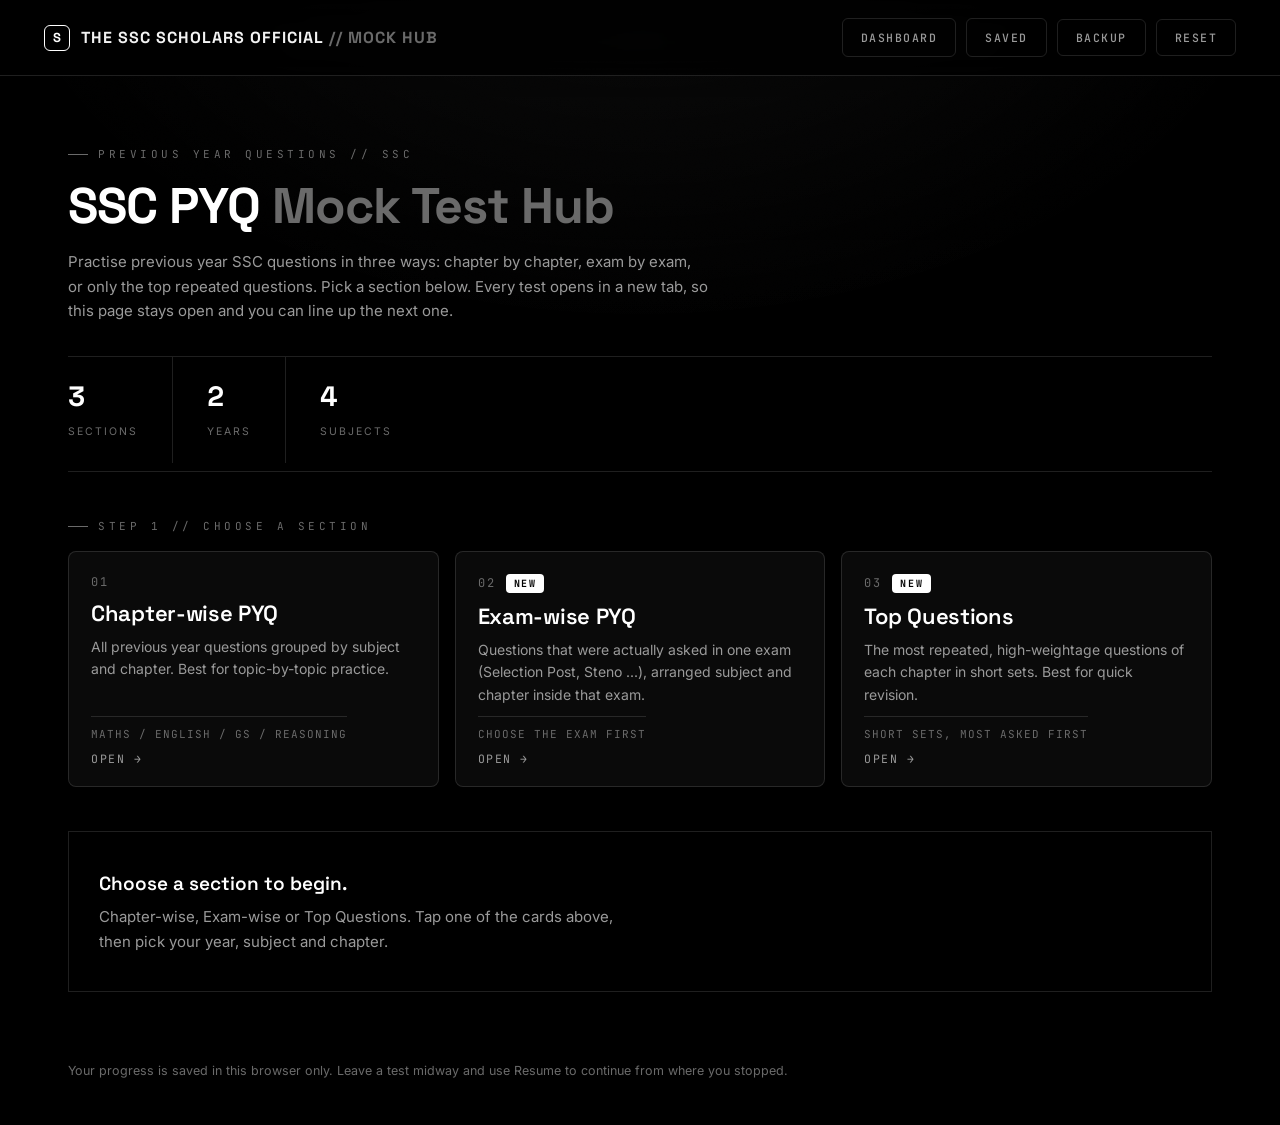
<file: index.html>
<!DOCTYPE html>
<html lang="en">
<head>
<meta charset="UTF-8">
<meta name="viewport" content="width=device-width, initial-scale=1.0">
<title>Mock Test Hub | THE SSC SCHOLARS OFFICIAL</title>
<meta name="description" content="SSC previous year question mock tests: chapter-wise, exam-wise and top questions. Choose a section, then a subject and chapter, and start a timed test.">
<link rel="preconnect" href="https://fonts.googleapis.com">
<link rel="preconnect" href="https://fonts.gstatic.com" crossorigin>
<link href="https://fonts.googleapis.com/css2?family=Space+Grotesk:wght@400;500;600;700&family=Inter:wght@400;500;600;700&family=JetBrains+Mono:wght@400;500;600;700&display=swap" rel="stylesheet">
<link rel="stylesheet" href="assets/hub.css">
</head>
<body>

<div class="grain"></div>
<div class="vignette"></div>

<div id="app">
  <header id="topbar">
    <a class="brand" href="./" aria-label="THE SSC SCHOLARS OFFICIAL, Mock Test Hub">
      <span class="brand-mark" aria-hidden="true"></span>
      <span class="brand-text">THE SSC SCHOLARS OFFICIAL<span class="brand-dim"> // MOCK HUB</span></span>
    </a>
    <div class="nav-btns">
      <a class="chip-btn" id="dashLink" href="dashboard.html">Dashboard</a>
      <a class="chip-btn" id="savedLink" href="saved.html">Saved<span id="savedCount"></span></a>
      <button class="chip-btn" id="backupBtn" type="button">Backup</button>
      <button class="chip-btn" id="resetBtn" type="button">Reset</button>
    </div>
  </header>

  <main id="viewport">
    <section class="hero-wrap">
      <div class="eyebrow">Previous year questions // SSC</div>
      <h1 class="hero-title">SSC PYQ <span class="dim">Mock Test Hub</span></h1>
      <p class="hero-sub">Practise previous year SSC questions in three ways: chapter by chapter, exam by exam, or only the top repeated questions. Pick a section below. Every test opens in a new tab, so this page stays open and you can line up the next one.</p>
      <div class="hero-stats" id="heroStats"></div>
    </section>

    <div class="eyebrow">Step 1 // Choose a section</div>
    <section class="sec-cards" id="secCards" aria-label="Choose a section"></section>

    <div id="pickWrap" class="pick-wrap" hidden>
      <div class="eyebrow">Step 2 // Select a test</div>
      <div class="pick-head">
        <h2 id="pickTitle"></h2>
        <p id="pickHint"></p>
      </div>
      <section class="picker" aria-label="Select a test">
        <div class="field">
          <span class="lbl" id="yearLbl">Year</span>
          <div class="seg" id="yearSeg" role="group" aria-labelledby="yearLbl"></div>
        </div>
        <div class="field" id="examField" hidden>
          <label class="lbl" for="selExam">Exam</label>
          <select id="selExam"></select>
        </div>
        <div class="field">
          <label class="lbl" for="selSubject">Subject</label>
          <select id="selSubject"></select>
        </div>
        <div class="field" id="catField" hidden>
          <label class="lbl" for="selCategory">Category</label>
          <select id="selCategory"></select>
        </div>
        <div class="field">
          <label class="lbl" for="selChapter">Chapter</label>
          <select id="selChapter" disabled></select>
        </div>
      </section>
    </div>

    <div id="note" class="note" hidden role="status"></div>

    <section id="sheet" class="sheet" aria-live="polite"></section>
  </main>

  <footer class="foot">
    <span>Your progress is saved in this browser only. Leave a test midway and use Resume to continue from where you stopped.</span>
  </footer>
</div>

<script src="assets/config.js"></script>
<script src="assets/common.js"></script>
<script src="assets/hub.js"></script>
<script src="assets/backup.js"></script>
</body>
</html>
</file>
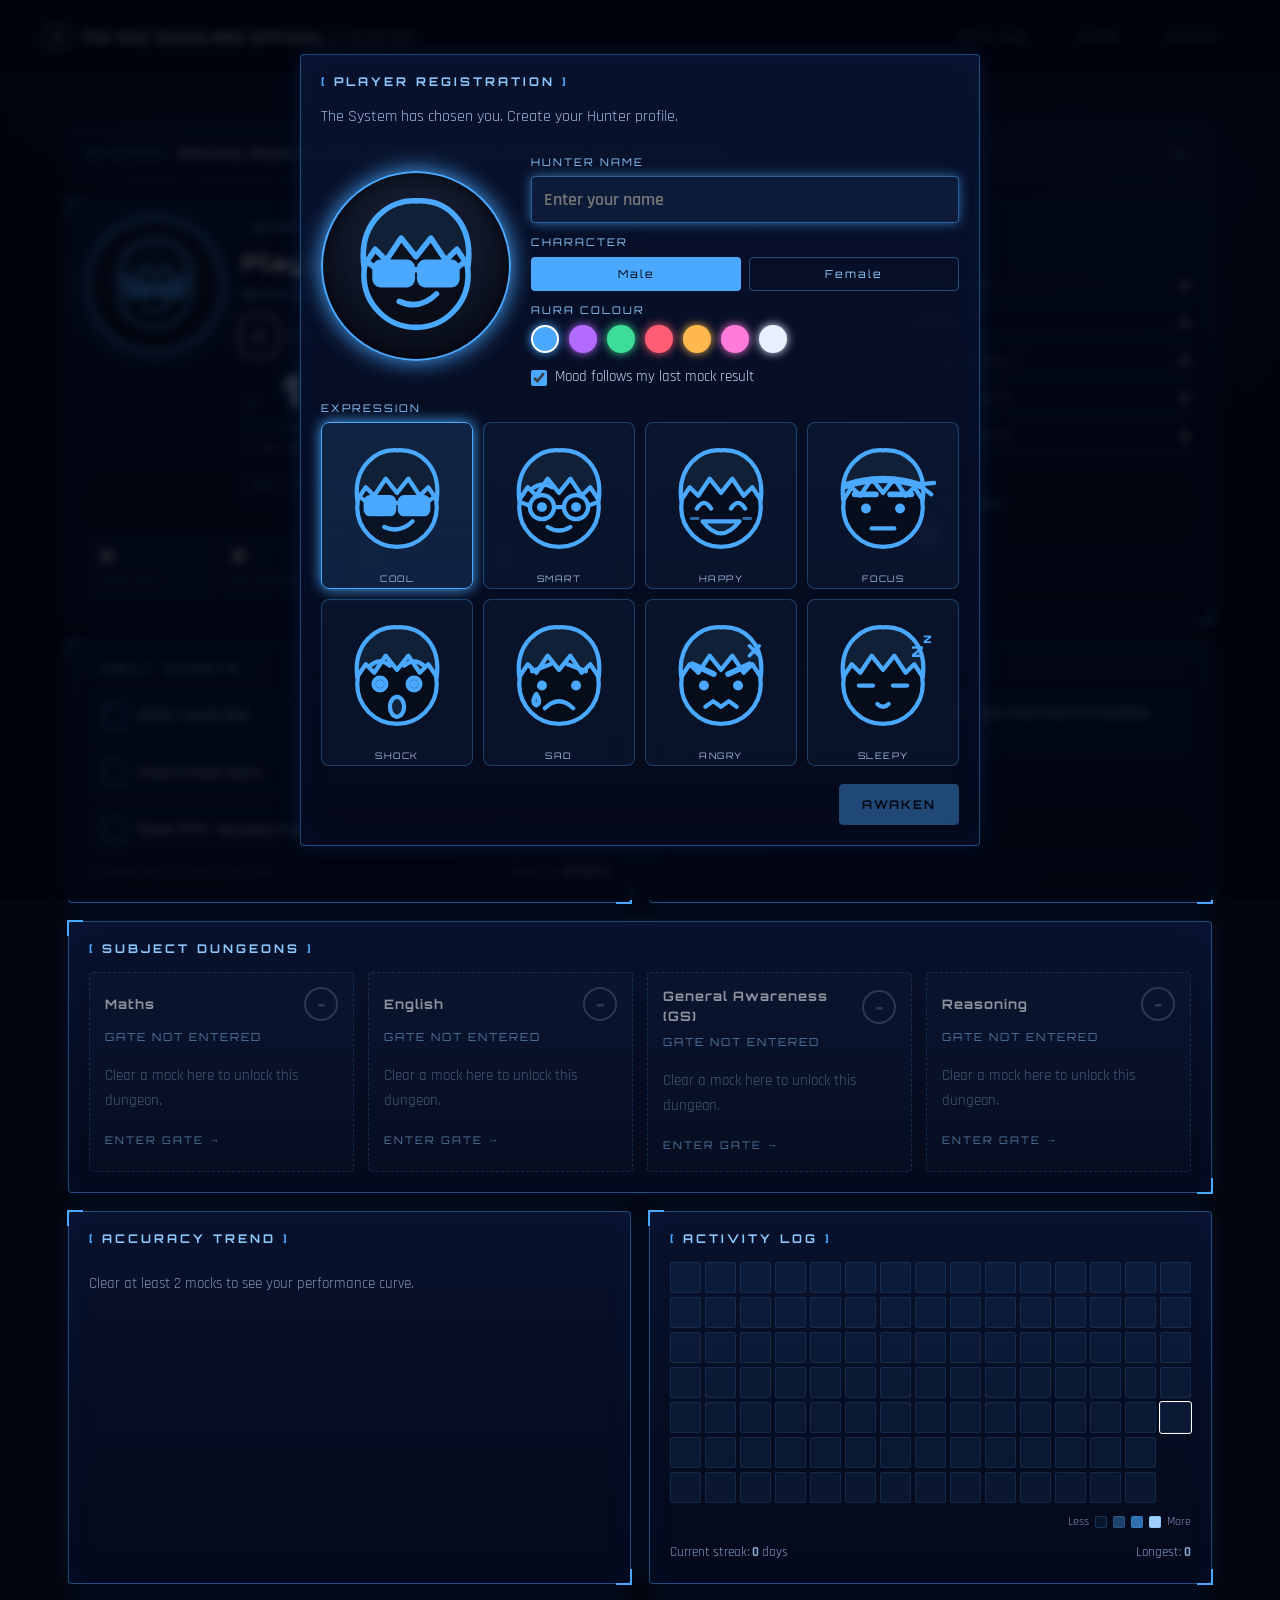
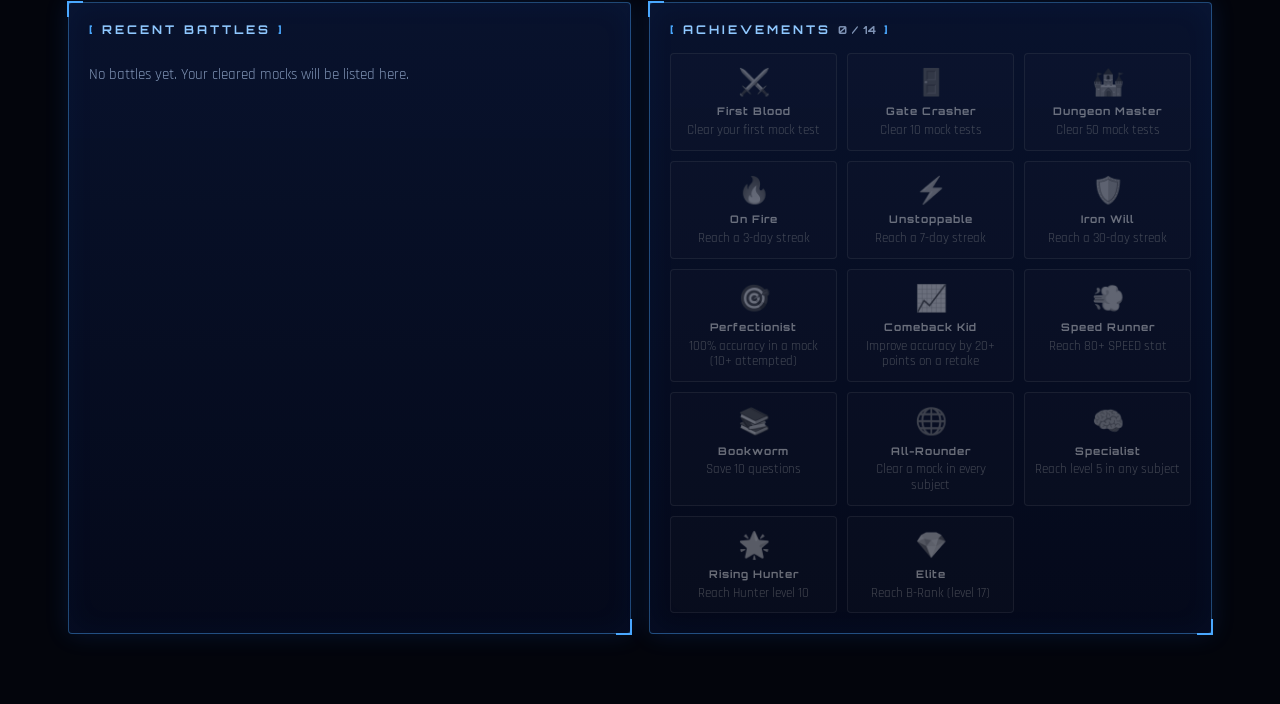
<file: dashboard.html>
<!DOCTYPE html>
<html lang="en">
<head>
<meta charset="UTF-8">
<meta name="viewport" content="width=device-width, initial-scale=1.0">
<title>Hunter Dashboard | THE SSC SCHOLARS OFFICIAL</title>
<link rel="preconnect" href="https://fonts.googleapis.com">
<link rel="preconnect" href="https://fonts.gstatic.com" crossorigin>
<link href="https://fonts.googleapis.com/css2?family=Orbitron:wght@500;700;900&family=Rajdhani:wght@500;600;700&family=Space+Grotesk:wght@400;500;600;700&family=Inter:wght@400;500;600;700&family=JetBrains+Mono:wght@400;500;600;700&display=swap" rel="stylesheet">
<link rel="stylesheet" href="assets/hub.css">
<link rel="stylesheet" href="assets/dashboard.css">
</head>
<body class="hd-body">
<div class="grain"></div>
<div class="vignette"></div>
<div class="sys-glow"></div>

<div id="app">
  <header id="topbar">
    <a class="brand" href="./" aria-label="THE SSC SCHOLARS OFFICIAL, Mock Test Hub">
      <span class="brand-mark" aria-hidden="true"></span>
      <span class="brand-text">THE SSC SCHOLARS OFFICIAL<span class="brand-dim"> // HUNTER</span></span>
    </a>
    <div class="nav-btns">
      <a class="chip-btn" href="index.html">Mock Hub</a>
      <a class="chip-btn" href="saved.html">Saved</a>
      <button class="chip-btn" id="backupBtn" type="button">Backup</button>
    </div>
  </header>

  <main id="viewport" class="hd">
    <div class="sys-msg" id="sysMsg">
      <span class="tag">[SYSTEM]</span>
      <span id="sysText"></span>
      <button type="button" class="mini" id="nextQuote" title="New message">&#8635;</button>
    </div>

    <div class="hd-grid g2">
      <section class="win status" id="statusWin"></section>
      <section class="win" id="statsWin"></section>
    </div>

    <div class="hd-grid g2">
      <section class="win" id="questWin"></section>
      <section class="win" id="adviceWin"></section>
    </div>

    <section class="win" id="subjWin"></section>

    <div class="hd-grid g2">
      <section class="win" id="trendWin"></section>
      <section class="win" id="heatWin"></section>
    </div>

    <div class="hd-grid g2">
      <section class="win" id="battleWin"></section>
      <section class="win" id="achWin"></section>
    </div>
  </main>
</div>

<!-- profile / awakening -->
<div class="hd-modal" id="setupModal" hidden>
  <div class="win setup">
    <h3 class="wt" id="setupTitle">PLAYER REGISTRATION</h3>
    <p class="setup-sub" id="setupSub">The System has chosen you. Create your Hunter profile.</p>
    <div class="setup-grid">
      <div class="setup-prev"><div class="av-frame big" id="setupPrev"></div></div>
      <div class="setup-form">
        <label class="fl">Hunter name</label>
        <input id="setupName" maxlength="16" autocomplete="off" placeholder="Enter your name">
        <label class="fl">Character</label>
        <div class="seg2" id="setupGender">
          <button type="button" data-g="m">Male</button>
          <button type="button" data-g="f">Female</button>
        </div>
        <label class="fl">Aura colour</label>
        <div class="auras" id="setupAuras"></div>
        <label class="chk"><input type="checkbox" id="setupAuto"> <span>Mood follows my last mock result</span></label>
      </div>
    </div>
    <label class="fl">Expression</label>
    <div class="faces" id="setupFaces"></div>
    <div class="setup-actions">
      <button type="button" class="hd-btn ghost" id="setupCancel" hidden>Cancel</button>
      <button type="button" class="hd-btn" id="setupSave" disabled>Awaken</button>
    </div>
  </div>
</div>

<!-- level up -->
<div class="hd-modal" id="lvlModal" hidden>
  <div class="lvl-box">
    <div class="lvl-kicker">[SYSTEM]</div>
    <div class="lvl-title">LEVEL UP!</div>
    <div class="lvl-num" id="lvlNum"></div>
    <div class="lvl-rank" id="lvlRank"></div>
    <p class="lvl-msg" id="lvlMsg"></p>
    <button type="button" class="hd-btn" id="lvlClose">Continue</button>
  </div>
</div>

<script src="assets/config.js"></script>
<script src="assets/common.js"></script>
<script src="assets/hunter.js"></script>
<script src="assets/dashboard.js"></script>
<script src="assets/backup.js"></script>
</body>
</html>
</file>
<file: assets/hub.css>
/* Mock Test Hub: monochrome, hairline grid, Space Grotesk / Inter / JetBrains Mono */
:root{
  --bg:#000000;
  --panel:#0a0a0a;
  --panel-2:#111111;
  --panel-3:#161616;
  --white:#ffffff;
  --text:#f2f2f2;
  --text-dim:#9a9a9a;
  --text-faint:#6a6a6a;
  --border:rgba(255,255,255,0.12);
  --border-strong:rgba(255,255,255,0.4);
  --border-hover:rgba(255,255,255,0.55);
  --display:'Space Grotesk',system-ui,-apple-system,'Segoe UI',Arial,sans-serif;
  --body:'Inter',system-ui,-apple-system,'Segoe UI',Arial,sans-serif;
  --mono:'JetBrains Mono',ui-monospace,'SFMono-Regular',Consolas,monospace;
}
*{box-sizing:border-box; margin:0; padding:0;}
html{scroll-behavior:smooth; -webkit-text-size-adjust:100%;}
body{background:var(--bg); color:var(--text); font-family:var(--body); min-height:100vh; position:relative; overflow-x:hidden; line-height:1.5;}
::selection{background:var(--white); color:#000;}
::-webkit-scrollbar{width:8px;}
::-webkit-scrollbar-track{background:var(--bg);}
::-webkit-scrollbar-thumb{background:#2a2a2a; border-radius:5px;}
::-webkit-scrollbar-thumb:hover{background:#3a3a3a;}
a{color:inherit; text-decoration:none;}
[hidden]{display:none !important;}
:focus-visible{outline:2px solid var(--white); outline-offset:2px;}

body::before{content:''; position:fixed; inset:0; z-index:0; pointer-events:none;
  background:radial-gradient(ellipse 1100px 700px at 50% -10%, rgba(255,255,255,0.05), transparent 60%);}
.grain{position:fixed; inset:0; z-index:1; pointer-events:none; opacity:0.035; mix-blend-mode:overlay;
  background-image:url("data:image/svg+xml,%3Csvg xmlns='http://www.w3.org/2000/svg' width='120' height='120'%3E%3Cfilter id='n'%3E%3CfeTurbulence type='fractalNoise' baseFrequency='0.9' numOctaves='2' stitchTiles='stitch'/%3E%3C/filter%3E%3Crect width='100%25' height='100%25' filter='url(%23n)'/%3E%3C/svg%3E");}
.vignette{position:fixed; inset:0; z-index:1; pointer-events:none; box-shadow:inset 0 0 200px rgba(0,0,0,0.8);}

#app{position:relative; z-index:5; min-height:100vh; display:flex; flex-direction:column;}

/* ---- top bar ---- */
#topbar{display:flex; align-items:center; justify-content:space-between; gap:14px;
  padding:18px clamp(18px,4vw,44px); border-bottom:1px solid var(--border);
  background:rgba(0,0,0,0.7); backdrop-filter:blur(14px); position:sticky; top:0; z-index:30;}
.brand{display:flex; align-items:center; gap:11px; user-select:none; min-width:0;}
.brand-mark{width:26px; height:26px; flex:0 0 26px; border:1.5px solid var(--white); border-radius:6px; position:relative; display:flex; align-items:center; justify-content:center;}
.brand-mark::after{content:'S'; font-family:var(--display); font-weight:700; font-size:13px; color:var(--white);}
.brand-text{font-family:var(--display); font-weight:700; font-size:16px; letter-spacing:1px; color:var(--text); white-space:nowrap; overflow:hidden; text-overflow:ellipsis;}
.brand-dim{color:var(--text-faint);}
.chip-btn{font-family:var(--mono); font-weight:500; font-size:11.5px; letter-spacing:1.5px; color:var(--text-dim); background:transparent;
  border:1px solid var(--border); padding:10px 18px; border-radius:6px; cursor:pointer; text-transform:uppercase; transition:all .2s ease;}
.chip-btn:hover{border-color:var(--border-hover); color:var(--white); background:rgba(255,255,255,0.04);}

/* ---- page ---- */
main#viewport{flex:1; padding:clamp(20px,4vw,50px) clamp(16px,4vw,28px) 70px; max-width:1200px; width:100%; margin:0 auto;}
.eyebrow{font-family:var(--mono); font-size:11px; color:var(--text-faint); letter-spacing:3.5px; text-transform:uppercase; margin-bottom:16px; display:flex; align-items:center; gap:10px;}
.eyebrow::before{content:''; width:20px; height:1px; background:var(--text-faint);}
.hero-title{font-family:var(--display); font-weight:700; font-size:clamp(30px,5.4vw,50px); letter-spacing:-1px; line-height:1.1; color:var(--white);}
.hero-title .dim{color:var(--text-faint);}
.hero-sub{color:var(--text-dim); font-size:15px; margin-top:16px; max-width:640px; line-height:1.65;}
.hero-wrap{padding:20px 0 8px; border-bottom:1px solid var(--border); margin-bottom:46px;}
.hero-stats{display:flex; margin-top:32px; flex-wrap:wrap; border-top:1px solid var(--border);}
.hero-stat{padding:18px 34px 22px 0; border-right:1px solid var(--border); margin-right:34px; flex:0 0 auto;}
.hero-stat:last-child{border-right:none; margin-right:0;}
.hero-stat b{font-family:var(--display); font-size:28px; color:var(--white); display:block; font-weight:700; font-variant-numeric:tabular-nums;}
.hero-stat span{font-size:10.5px; color:var(--text-faint); letter-spacing:2px; text-transform:uppercase;}

/* ---- picker ---- */
.picker{display:flex; flex-wrap:wrap; gap:18px; align-items:flex-end;}
.field{flex:1 1 220px; min-width:0; display:flex; flex-direction:column; gap:9px;}
.field:first-child{flex:0 0 auto;}
.lbl{font-family:var(--mono); font-size:10.5px; letter-spacing:2px; text-transform:uppercase; color:var(--text-faint);}
select{appearance:none; -webkit-appearance:none; width:100%; background-color:var(--panel); color:var(--text);
  border:1px solid var(--border); border-radius:6px; padding:14px 44px 14px 16px; font-family:var(--body); font-size:15px; cursor:pointer;
  background-image:url("data:image/svg+xml,%3Csvg xmlns='http://www.w3.org/2000/svg' width='14' height='9' viewBox='0 0 14 9'%3E%3Cpath d='M1 1.5l6 6 6-6' fill='none' stroke='%23ffffff' stroke-width='1.6' stroke-linecap='round' stroke-linejoin='round'/%3E%3C/svg%3E");
  background-repeat:no-repeat; background-position:right 16px center; text-overflow:ellipsis; transition:border-color .2s ease, background-color .2s ease;}
select:hover:not(:disabled){border-color:var(--border-hover); background-color:var(--panel-2);}
select:disabled{opacity:.4; cursor:not-allowed;}
select option{background:#0a0a0a; color:var(--text);}
.seg{display:inline-flex; border:1px solid var(--border); border-radius:6px; padding:3px; gap:3px; background:var(--panel);}
.seg button{font-family:var(--mono); font-size:12.5px; letter-spacing:1.2px; font-weight:500; color:var(--text-dim); background:transparent; border:0; border-radius:4px; padding:11px 18px; cursor:pointer; transition:color .2s ease, background .2s ease;}
.seg button:hover:not([aria-pressed="true"]){color:var(--white); background:rgba(255,255,255,0.05);}
.seg button[aria-pressed="true"]{background:var(--white); color:#000; font-weight:700;}

/* ---- note ---- */
.note{margin-top:22px; padding:14px 18px; border:1px solid var(--border); border-radius:6px; background:var(--panel); font-size:14px; color:var(--text-dim);}
.note b{color:var(--white); font-weight:600;}
.note.err{border-color:var(--border-strong);}
.note.err b{color:var(--white);}
.note .bar2{height:2px; background:var(--border); overflow:hidden; margin-top:12px;}
.note .bar2 i{display:block; height:100%; width:30%; background:var(--white); animation:slide 1.2s ease-in-out infinite;}
@keyframes slide{0%{transform:translateX(-100%)}100%{transform:translateX(340%)}}

/* ---- test list ---- */
.sheet{margin-top:34px; border:1px solid var(--border); background:var(--bg);}
.empty{padding:36px 30px; color:var(--text-dim); font-size:15px; max-width:64ch; line-height:1.65;}
.empty b{display:block; color:var(--white); font-family:var(--display); font-weight:600; font-size:19px; margin-bottom:6px;}
.shead{padding:26px 28px 22px; border-bottom:1px solid var(--border);}
.shead .crumb{font-family:var(--mono); font-size:10.5px; letter-spacing:2px; text-transform:uppercase; color:var(--text-faint); margin-bottom:10px; overflow-wrap:anywhere;}
.shead h2{font-family:var(--display); font-weight:600; font-size:clamp(23px,3.4vw,30px); letter-spacing:-.4px; line-height:1.15; color:var(--white); overflow-wrap:anywhere;}
.shead p{margin-top:8px; color:var(--text-dim); font-size:14.5px;}
.cols,.row{display:grid; grid-template-columns:52px minmax(0,1.1fr) 110px 100px 80px minmax(0,1.3fr) 352px; align-items:center; column-gap:12px; padding-right:22px;}
.cols{padding-top:12px; padding-bottom:12px; font-family:var(--mono); font-size:10.5px; letter-spacing:2px; text-transform:uppercase; color:var(--text-faint); border-bottom:1px solid var(--border);}
.cols span:nth-child(3),.cols span:nth-child(4),.cols span:nth-child(5){text-align:right;}
.row{min-height:68px; border-top:1px solid var(--border); transition:background .2s ease;}
.rows .row:first-child{border-top:0;}
.row:hover{background:var(--panel-2);}
.bubcell{display:grid; place-items:center;}
.bub{width:16px; height:16px; border-radius:50%; border:1.5px solid var(--text-dim); display:block; position:relative;}
.bub.progress{border-color:var(--white); background:linear-gradient(to right,var(--white) 50%,transparent 50%);}
.bub.done{background:var(--white); border-color:var(--white);}
.bub.done::after{content:""; position:absolute; left:4.5px; top:1px; width:4px; height:8px; border:solid #000; border-width:0 2px 2px 0; transform:rotate(45deg);}
.tname{font-family:var(--display); font-weight:600; font-size:17px; color:var(--white); padding:14px 0; overflow-wrap:anywhere;}
.nums{display:contents;}
.nums span{font-family:var(--mono); font-size:13.5px; color:var(--text); text-align:right; font-variant-numeric:tabular-nums;}
.tstatus{font-size:13.5px; color:var(--text-faint);}
.tstatus.progress,.tstatus.done{color:var(--text);}
.go{justify-self:end; display:inline-block; white-space:nowrap; text-align:center; font-family:var(--mono); font-weight:600; font-size:11.5px; letter-spacing:1.4px; text-transform:uppercase;
  padding:12px 18px; border-radius:6px; background:var(--white); color:#000; border:1px solid var(--white); transition:all .2s ease;}
.go::after{content:" \2192";}
.go:hover{background:#d9d9d9; border-color:#d9d9d9;}
.go.ghost{background:transparent; color:var(--text);  border-color:var(--border-strong);}
.go.ghost:hover{background:rgba(255,255,255,0.06); border-color:var(--border-hover); color:var(--white);}

.foot{max-width:1200px; width:100%; margin:0 auto; padding:0 clamp(16px,4vw,28px) 44px; color:var(--text-faint); font-size:12.5px;}

/* ---- mobile ---- */
@media (max-width:719px){
  .brand-dim{display:none;}
  .brand-text{font-size:14px;}
  .hero-stat{padding:14px 20px 16px 0; margin-right:20px;}
  .hero-stat b{font-size:22px;}
  .cols{display:none;}
  .row{grid-template-columns:40px minmax(0,1fr); grid-template-areas:"b n" "b m" "b s" ". g"; row-gap:3px; padding:16px 16px 18px 0;}
  .bubcell{grid-area:b; align-self:start; padding-top:5px;}
  .tname{grid-area:n; padding:0; font-size:18px;}
  .nums{display:flex; grid-area:m; gap:16px; flex-wrap:wrap;}
  .nums span{text-align:left; font-size:13px;}
  .nums span::after{content:" " attr(data-u); color:var(--text-faint);}
  .tstatus{grid-area:s;}
  .go{grid-area:g; justify-self:stretch; margin-top:12px; padding:14px 18px;}
  .field,.field:first-child{flex:1 1 100%;}
  .seg{display:flex;}
  .seg button{flex:1;}
  .shead{padding:20px 18px 18px;}
}
@media (prefers-reduced-motion:reduce){
  *{animation-duration:0.01ms !important; animation-iteration-count:1 !important; transition-duration:0.01ms !important;}
  .note .bar2 i{width:100%;}
}

.nav-btns{display:flex; gap:10px; align-items:center;}
a.chip-btn{display:inline-block; text-decoration:none;}
@media (max-width:640px){
  #topbar{gap:8px;}
  .nav-btns{gap:6px;}
  .chip-btn{padding:9px 9px; font-size:10px; letter-spacing:.8px;}
  .brand-text{font-size:13px; letter-spacing:.3px;}
  .brand-text .brand-dim{display:none;}
}
.chip-btn{white-space:nowrap;}

/* attempt history dropdown next to the Start / Resume / View result button */
.acts{display:flex; gap:8px; align-items:center; justify-self:end;}
.acts .go{justify-self:auto;}
.att-sel{width:176px; padding:11px 32px 11px 12px; font-family:var(--mono); font-size:11px; letter-spacing:.4px; background-position:right 11px center; border-color:var(--border-strong);}
@media (max-width:719px){
  .acts{grid-area:g; margin-top:12px; justify-self:stretch; flex-wrap:wrap;}
  .acts .go{margin-top:0; flex:1 1 150px; padding:14px 18px;}
  .att-sel{flex:1 1 150px; width:auto; padding:14px 34px 14px 12px; font-size:11.5px;}
}

@media (max-width:520px){
  .brand-text{display:none;}
  .nav-btns{flex-wrap:nowrap; margin-left:auto;}
  .chip-btn{padding:9px 8px; font-size:9.5px; letter-spacing:.5px;}
}

/* ===== Section cards (Chapter-wise / Exam-wise / Top Questions) ===== */
.sec-cards{display:grid; grid-template-columns:repeat(3,minmax(0,1fr)); gap:16px; margin-bottom:44px;}
.sec-card{display:flex; flex-direction:column; text-align:left; gap:10px; padding:22px 22px 20px; background:var(--panel); color:var(--text);
  border:1px solid var(--border); border-radius:8px; cursor:pointer; font-family:var(--body); transition:border-color .2s ease, background .2s ease, transform .2s ease;}
.sec-card:hover{border-color:var(--border-hover); background:var(--panel-2); transform:translateY(-2px);}
.sec-card[aria-pressed="true"]{border-color:var(--white); background:var(--panel-3); box-shadow:inset 0 0 0 1px var(--white);}
.sc-top{display:flex; align-items:center; justify-content:space-between; gap:10px;}
.sc-no{font-family:var(--mono); font-size:12px; letter-spacing:2px; color:var(--text-faint);}
.sc-badge{font-family:var(--mono); font-size:10px; letter-spacing:1.6px; font-weight:700; color:#000; background:var(--white); padding:3px 8px; border-radius:4px;}
.sec-card h3{font-family:var(--display); font-weight:600; font-size:22px; letter-spacing:-.3px; color:var(--white); line-height:1.2;}
.sec-card p{color:var(--text-dim); font-size:14px; line-height:1.6; flex:1;}
.sc-meta{font-family:var(--mono); font-size:11px; letter-spacing:1px; color:var(--text-faint); text-transform:uppercase; padding-top:10px; border-top:1px solid var(--border);}
.sc-go{font-family:var(--mono); font-size:11.5px; letter-spacing:1.5px; text-transform:uppercase; color:var(--text-dim);}
.sec-card:hover .sc-go,.sec-card[aria-pressed="true"] .sc-go{color:var(--white);}
.pick-wrap{margin-top:6px;}
.pick-head{margin-bottom:20px;}
.pick-head h2{font-family:var(--display); font-weight:600; font-size:clamp(22px,3.2vw,28px); color:var(--white); letter-spacing:-.3px;}
.pick-head p{color:var(--text-dim); font-size:14.5px; margin-top:4px;}
.seg button.nodata{color:var(--text-faint); text-decoration:line-through; text-decoration-color:rgba(255,255,255,.25);}
.seg button.nodata[aria-pressed="true"]{color:#000; text-decoration:none;}
.row.pending{opacity:.55;}
.row.pending:hover{background:transparent;}
.go.disabled{cursor:not-allowed; pointer-events:none;}
.go.disabled::after{content:"";}
@media (max-width:900px){ .sec-cards{grid-template-columns:1fr;} .sec-card h3{font-size:20px;} }
</file>
<file: assets/dashboard.css>
/* Hunter dashboard: "system window" look (dark blue glass, glowing edges). Uses hub.css for the top bar. */
.hd-body{--sb:#4aa8ff; --sb2:#8fc8ff; --aura:#4aa8ff; --good:#3ddc97; --bad:#ff5d73; --warn:#ffb84d; background:#03050c;}
.sys-glow{position:fixed;inset:0;z-index:0;pointer-events:none;background:
  radial-gradient(900px 500px at 15% -10%,rgba(46,120,255,.22),transparent 60%),
  radial-gradient(700px 500px at 100% 20%,rgba(120,70,255,.16),transparent 60%),
  radial-gradient(800px 500px at 50% 110%,rgba(30,90,200,.18),transparent 60%);}
.hd{position:relative;z-index:1;max-width:1200px;margin:0 auto;padding:26px clamp(14px,3vw,28px) 60px;display:flex;flex-direction:column;gap:18px;}
.hd-grid{display:grid;gap:18px;}
.hd-grid.g2{grid-template-columns:repeat(2,minmax(0,1fr));}
@media (max-width:900px){.hd-grid.g2{grid-template-columns:1fr;}}

.sys-msg{display:flex;align-items:center;gap:12px;background:rgba(46,120,255,.08);border:1px solid rgba(74,168,255,.4);border-radius:4px;padding:12px 16px;font-family:Rajdhani,Inter,sans-serif;font-weight:600;font-size:17px;color:#d6e8ff;box-shadow:0 0 18px rgba(46,120,255,.15);}
.sys-msg .tag{font-family:Orbitron,sans-serif;font-size:12px;letter-spacing:2px;color:var(--sb);white-space:nowrap;}
.sys-msg #sysText{flex:1;line-height:1.35;}
.sys-msg .mini{background:transparent;border:1px solid rgba(74,168,255,.45);color:var(--sb2);width:30px;height:30px;border-radius:4px;cursor:pointer;font-size:15px;}
.sys-msg .mini:hover{background:rgba(74,168,255,.15);}

.win{position:relative;background:linear-gradient(180deg,rgba(10,22,52,.82),rgba(5,10,28,.9));border:1px solid rgba(74,168,255,.4);box-shadow:0 0 24px rgba(46,120,255,.14),inset 0 0 30px rgba(46,120,255,.05);border-radius:4px;padding:18px 20px 20px;color:#dbe9ff;font-family:Rajdhani,Inter,sans-serif;font-size:16px;min-width:0;}
.win::before,.win::after{content:"";position:absolute;width:14px;height:14px;border:2px solid var(--sb);pointer-events:none;}
.win::before{top:-2px;left:-2px;border-right:0;border-bottom:0;}
.win::after{bottom:-2px;right:-2px;border-left:0;border-top:0;}
.wt{font-family:Orbitron,sans-serif;font-weight:700;font-size:12px;letter-spacing:3px;color:var(--sb2);margin-bottom:14px;text-transform:uppercase;}
.wt::before{content:"[ ";color:var(--sb);} .wt::after{content:" ]";color:var(--sb);}
.dim{color:#7f93b5;}

/* ---- status ---- */
.status{display:flex;gap:20px;align-items:flex-start;flex-wrap:wrap;}
.av-frame{width:132px;height:132px;border-radius:50%;border:2px solid var(--aura);box-shadow:0 0 22px var(--aura),inset 0 0 20px rgba(0,0,0,.6);background:radial-gradient(circle at 50% 35%,rgba(255,255,255,.08),rgba(0,0,0,.55));color:var(--aura);flex-shrink:0;display:flex;align-items:center;justify-content:center;overflow:hidden;}
.av-frame svg{width:100%;height:100%;display:block;}
.av-frame.big{width:190px;height:190px;}
.st-main{flex:1;min-width:230px;}
.st-name{font-family:Orbitron,sans-serif;font-weight:900;font-size:24px;letter-spacing:1px;color:#fff;word-break:break-word;}
.st-title{color:var(--sb2);font-weight:600;letter-spacing:1px;margin-top:2px;}
.st-rank{display:inline-flex;align-items:center;gap:8px;margin-top:10px;}
.rank-badge{font-family:Orbitron,sans-serif;font-weight:900;width:38px;height:38px;border:2px solid currentColor;border-radius:6px;display:flex;align-items:center;justify-content:center;font-size:19px;box-shadow:0 0 14px currentColor;}
.rank-name{font-family:Orbitron,sans-serif;font-size:12px;letter-spacing:2px;}
.lvl-row{display:flex;align-items:baseline;gap:10px;margin-top:14px;}
.lvl-row .lv{font-family:Orbitron,sans-serif;font-weight:900;font-size:44px;line-height:1;color:#fff;text-shadow:0 0 18px var(--sb);}
.lvl-row .lvl{font-family:Orbitron,sans-serif;letter-spacing:3px;font-size:12px;color:var(--sb2);}
.xpbar{height:12px;background:rgba(74,168,255,.12);border:1px solid rgba(74,168,255,.4);border-radius:3px;overflow:hidden;margin-top:8px;position:relative;}
.xpbar i{display:block;height:100%;background:linear-gradient(90deg,#1c64f2,#4aa8ff,#9fd0ff);box-shadow:0 0 12px var(--sb);position:relative;transition:width .9s ease;}
.xpbar i::after{content:"";position:absolute;inset:0;background:linear-gradient(100deg,transparent 30%,rgba(255,255,255,.55) 50%,transparent 70%);animation:shine 2.6s infinite;}
@keyframes shine{from{transform:translateX(-100%)}to{transform:translateX(100%)}}
.xp-txt{display:flex;justify-content:space-between;font-size:14px;color:#9db6dd;margin-top:6px;}
.chips{display:flex;flex-wrap:wrap;gap:8px;margin-top:14px;width:100%;}
.chip2{flex:1 1 90px;background:rgba(74,168,255,.07);border:1px solid rgba(74,168,255,.28);border-radius:4px;padding:8px 10px;}
.chip2 b{display:block;font-family:Orbitron,sans-serif;font-size:17px;color:#fff;}
.chip2 span{font-size:12px;letter-spacing:1px;color:#8aa3cc;text-transform:uppercase;}
.hd-btn{font-family:Orbitron,sans-serif;font-weight:700;font-size:12px;letter-spacing:2px;text-transform:uppercase;background:var(--sb);color:#02060f;border:1px solid var(--sb);border-radius:4px;padding:12px 22px;cursor:pointer;box-shadow:0 0 16px rgba(74,168,255,.5);}
.hd-btn:hover{background:#8fc8ff;}
.hd-btn:disabled{opacity:.4;cursor:not-allowed;box-shadow:none;}
.hd-btn.ghost{background:transparent;color:var(--sb2);box-shadow:none;}
.edit-link{background:transparent;border:1px solid rgba(74,168,255,.45);color:var(--sb2);border-radius:4px;padding:6px 12px;font-family:Orbitron,sans-serif;font-size:10.5px;letter-spacing:2px;cursor:pointer;margin-top:12px;}
.edit-link:hover{background:rgba(74,168,255,.15);}

/* ---- stats ---- */
.stats-wrap{display:flex;gap:14px;align-items:center;flex-wrap:wrap;}
.radar{width:230px;max-width:100%;flex-shrink:0;margin:0 auto;}
.stat-list{flex:1;min-width:200px;display:flex;flex-direction:column;gap:10px;}
.stat-row .top{display:flex;justify-content:space-between;font-family:Orbitron,sans-serif;font-size:11px;letter-spacing:2px;color:#9db6dd;}
.stat-row .top b{color:#fff;}
.stat-row .bar{height:7px;background:rgba(74,168,255,.12);border-radius:3px;overflow:hidden;margin-top:4px;}
.stat-row .bar i{display:block;height:100%;background:linear-gradient(90deg,#1c64f2,#4aa8ff);box-shadow:0 0 8px var(--sb);}
.power{margin-top:14px;text-align:center;font-family:Orbitron,sans-serif;letter-spacing:3px;font-size:12px;color:var(--sb2);}
.power b{display:block;font-size:26px;color:#fff;text-shadow:0 0 14px var(--sb);margin-top:2px;}

/* ---- quests & advice ---- */
.quest{display:flex;align-items:center;gap:12px;padding:11px 12px;border:1px solid rgba(74,168,255,.25);border-radius:4px;margin-bottom:9px;background:rgba(74,168,255,.05);}
.quest.done{border-color:rgba(61,220,151,.6);background:rgba(61,220,151,.08);}
.q-ic{width:24px;height:24px;border:2px solid var(--sb);border-radius:4px;flex-shrink:0;display:flex;align-items:center;justify-content:center;font-size:14px;color:#02060f;}
.quest.done .q-ic{background:var(--good);border-color:var(--good);}
.q-name{flex:1;font-weight:600;}
.q-prog{font-family:Orbitron,sans-serif;font-size:12px;color:#9db6dd;}
.q-rw{font-family:Orbitron,sans-serif;font-size:11px;color:var(--warn);letter-spacing:1px;white-space:nowrap;}
.q-foot{display:flex;justify-content:space-between;font-size:13px;color:#8aa3cc;margin-top:4px;}
.adv{display:flex;gap:10px;padding:10px 12px;border-left:3px solid var(--sb);background:rgba(74,168,255,.06);margin-bottom:9px;line-height:1.4;font-weight:500;}
.adv.warn{border-color:var(--warn);background:rgba(255,184,77,.07);}
.adv.good{border-color:var(--good);background:rgba(61,220,151,.07);}

/* ---- subjects ---- */
.subj-grid{display:grid;grid-template-columns:repeat(auto-fill,minmax(250px,1fr));gap:14px;}
.subj{border:1px solid rgba(74,168,255,.35);border-radius:4px;padding:14px 15px;background:rgba(74,168,255,.05);position:relative;}
.subj.locked{opacity:.55;border-style:dashed;}
.subj-top{display:flex;align-items:center;justify-content:space-between;gap:10px;}
.subj-name{font-family:Orbitron,sans-serif;font-weight:700;font-size:13px;letter-spacing:1px;color:#fff;}
.grade{font-family:Orbitron,sans-serif;font-weight:900;width:34px;height:34px;border-radius:50%;border:2px solid currentColor;display:flex;align-items:center;justify-content:center;font-size:16px;flex-shrink:0;}
.g-S{color:#ff4d6d;box-shadow:0 0 12px #ff4d6d;} .g-A{color:#ffb84d;box-shadow:0 0 10px #ffb84d;} .g-B{color:#b36bff;} .g-C{color:#4aa8ff;} .g-D{color:#3ddc97;} .g-E{color:#8a94a6;} .g--{color:#4b5a73;}
.subj-lv{font-family:Orbitron,sans-serif;font-size:11px;letter-spacing:2px;color:var(--sb2);margin-top:8px;}
.subj .xpbar{height:8px;margin-top:6px;}
.subj-m{display:grid;grid-template-columns:1fr 1fr;gap:6px 10px;margin-top:12px;font-size:14px;}
.subj-m span{color:#7f93b5;} .subj-m b{color:#fff;float:right;font-family:Orbitron,sans-serif;font-size:12px;}
.tagc{display:inline-block;font-family:Orbitron,sans-serif;font-size:9.5px;letter-spacing:2px;padding:3px 8px;border-radius:3px;margin-top:10px;}
.tagc.strong{color:var(--good);border:1px solid var(--good);} .tagc.weak{color:var(--bad);border:1px solid var(--bad);}
.subj a.go2{display:inline-block;margin-top:10px;font-family:Orbitron,sans-serif;font-size:10.5px;letter-spacing:2px;color:var(--sb2);}

/* ---- charts ---- */
.chart{width:100%;height:auto;display:block;}
.axis{stroke:rgba(74,168,255,.2);stroke-width:1;}
.lbl{fill:#7f93b5;font-family:Rajdhani,sans-serif;font-size:11px;}
.heat{display:grid;grid-auto-flow:column;grid-template-rows:repeat(7,1fr);gap:4px;}
.heat i{aspect-ratio:1;border-radius:2px;background:rgba(74,168,255,.08);border:1px solid rgba(74,168,255,.12);}
.heat i.l1{background:rgba(74,168,255,.35);} .heat i.l2{background:rgba(74,168,255,.65);} .heat i.l3{background:#9fd0ff;box-shadow:0 0 8px var(--sb);}
.heat i.today{outline:1px solid #fff;}
.heat-leg{display:flex;gap:6px;align-items:center;justify-content:flex-end;font-size:12px;color:#7f93b5;margin-top:10px;}
.heat-leg i{width:12px;height:12px;border-radius:2px;display:inline-block;background:rgba(74,168,255,.08);border:1px solid rgba(74,168,255,.2);}

/* ---- battles & achievements ---- */
.battle{display:grid;grid-template-columns:1fr auto;gap:2px 12px;padding:10px 0;border-bottom:1px solid rgba(74,168,255,.15);align-items:center;}
.battle:last-child{border-bottom:0;}
.b-name{font-weight:700;color:#fff;overflow:hidden;text-overflow:ellipsis;white-space:nowrap;}
.b-meta{font-size:13px;color:#7f93b5;}
.b-right{text-align:right;font-family:Orbitron,sans-serif;font-size:12px;}
.b-right .xp{color:var(--warn);display:block;font-size:11px;margin-top:2px;}
.b-right a{color:var(--sb2);font-size:10.5px;letter-spacing:1px;}
.ach-grid{display:grid;grid-template-columns:repeat(auto-fill,minmax(150px,1fr));gap:10px;}
.ach{border:1px solid rgba(74,168,255,.3);border-radius:4px;padding:11px 10px;text-align:center;background:rgba(74,168,255,.05);}
.ach .ic{font-size:26px;display:block;margin-bottom:4px;}
.ach b{display:block;font-family:Orbitron,sans-serif;font-size:10.5px;letter-spacing:1px;color:#fff;}
.ach span{font-size:12.5px;color:#8aa3cc;line-height:1.25;display:block;margin-top:3px;}
.ach.locked{opacity:.4;filter:grayscale(1);}
.ach.got{border-color:var(--warn);box-shadow:0 0 12px rgba(255,184,77,.25);}
.empty{color:#7f93b5;padding:10px 0;}

/* ---- modals ---- */
.hd-modal{position:fixed;inset:0;z-index:600;background:rgba(0,4,14,.82);backdrop-filter:blur(4px);display:flex;align-items:center;justify-content:center;padding:16px;overflow:auto;}
.hd-modal[hidden]{display:none;}
.win.setup{width:100%;max-width:680px;max-height:94vh;overflow:auto;}
.setup-sub{color:#9db6dd;margin-bottom:14px;}
.setup-grid{display:flex;gap:20px;flex-wrap:wrap;align-items:center;}
.setup-prev{flex:0 0 auto;margin:0 auto;}
.setup-form{flex:1;min-width:220px;}
.fl{display:block;font-family:Orbitron,sans-serif;font-size:10.5px;letter-spacing:2px;color:var(--sb2);margin:12px 0 6px;text-transform:uppercase;}
#setupName{width:100%;background:rgba(74,168,255,.08);border:1px solid rgba(74,168,255,.5);color:#fff;border-radius:4px;padding:11px 12px;font-family:Rajdhani,Inter,sans-serif;font-size:18px;font-weight:600;outline:none;}
#setupName:focus{box-shadow:0 0 12px rgba(74,168,255,.6);}
.seg2{display:flex;gap:8px;}
.seg2 button{flex:1;background:transparent;border:1px solid rgba(74,168,255,.4);color:var(--sb2);border-radius:4px;padding:9px;font-family:Orbitron,sans-serif;font-size:11px;letter-spacing:2px;cursor:pointer;}
.seg2 button.on{background:var(--sb);color:#02060f;}
.auras{display:flex;gap:10px;flex-wrap:wrap;}
.auras button{width:28px;height:28px;border-radius:50%;border:2px solid transparent;cursor:pointer;box-shadow:0 0 10px currentColor;}
.auras button.on{border-color:#fff;}
.chk{display:flex;gap:8px;align-items:center;margin-top:14px;font-size:14.5px;cursor:pointer;color:#c4d6f3;}
.chk input{accent-color:var(--sb);width:16px;height:16px;}
.faces{display:grid;grid-template-columns:repeat(4,1fr);gap:10px;}
.faces button{background:rgba(74,168,255,.05);border:1px solid rgba(74,168,255,.3);border-radius:8px;padding:6px 4px 4px;cursor:pointer;color:var(--aura);}
.faces button svg{width:100%;height:auto;display:block;}
.faces button span{display:block;text-align:center;font-family:Orbitron,sans-serif;font-size:9px;letter-spacing:1.5px;color:#9db6dd;margin-top:2px;}
.faces button.on{border-color:var(--aura);box-shadow:0 0 14px var(--aura);background:rgba(74,168,255,.14);}
.setup-actions{display:flex;justify-content:flex-end;gap:10px;margin-top:18px;}
.lvl-box{text-align:center;max-width:420px;width:100%;padding:34px 24px;border:1px solid var(--sb);background:radial-gradient(circle at 50% 0,rgba(46,120,255,.35),rgba(3,8,22,.96) 70%);box-shadow:0 0 50px rgba(74,168,255,.55);border-radius:6px;animation:pop .5s ease;}
@keyframes pop{from{transform:scale(.7);opacity:0}to{transform:scale(1);opacity:1}}
.lvl-kicker{font-family:Orbitron,sans-serif;color:var(--sb);letter-spacing:4px;font-size:12px;}
.lvl-title{font-family:Orbitron,sans-serif;font-weight:900;font-size:34px;color:#fff;text-shadow:0 0 24px var(--sb);margin:8px 0;}
.lvl-num{font-family:Orbitron,sans-serif;font-size:22px;color:var(--sb2);margin-bottom:8px;}
.lvl-rank{font-family:Orbitron,sans-serif;font-size:14px;letter-spacing:3px;margin-bottom:10px;}
.lvl-msg{color:#c4d6f3;margin-bottom:18px;font-size:17px;font-weight:600;}

@media (max-width:640px){
  .hd{padding-top:18px;gap:14px;}
  .av-frame{width:104px;height:104px;} .av-frame.big{width:150px;height:150px;}
  .st-name{font-size:20px;} .lvl-row .lv{font-size:36px;}
  .faces{grid-template-columns:repeat(4,1fr);gap:6px;}
  .sys-msg{font-size:15px;padding:10px 12px;}
  .win{padding:16px 14px 16px;}
}
</file>
